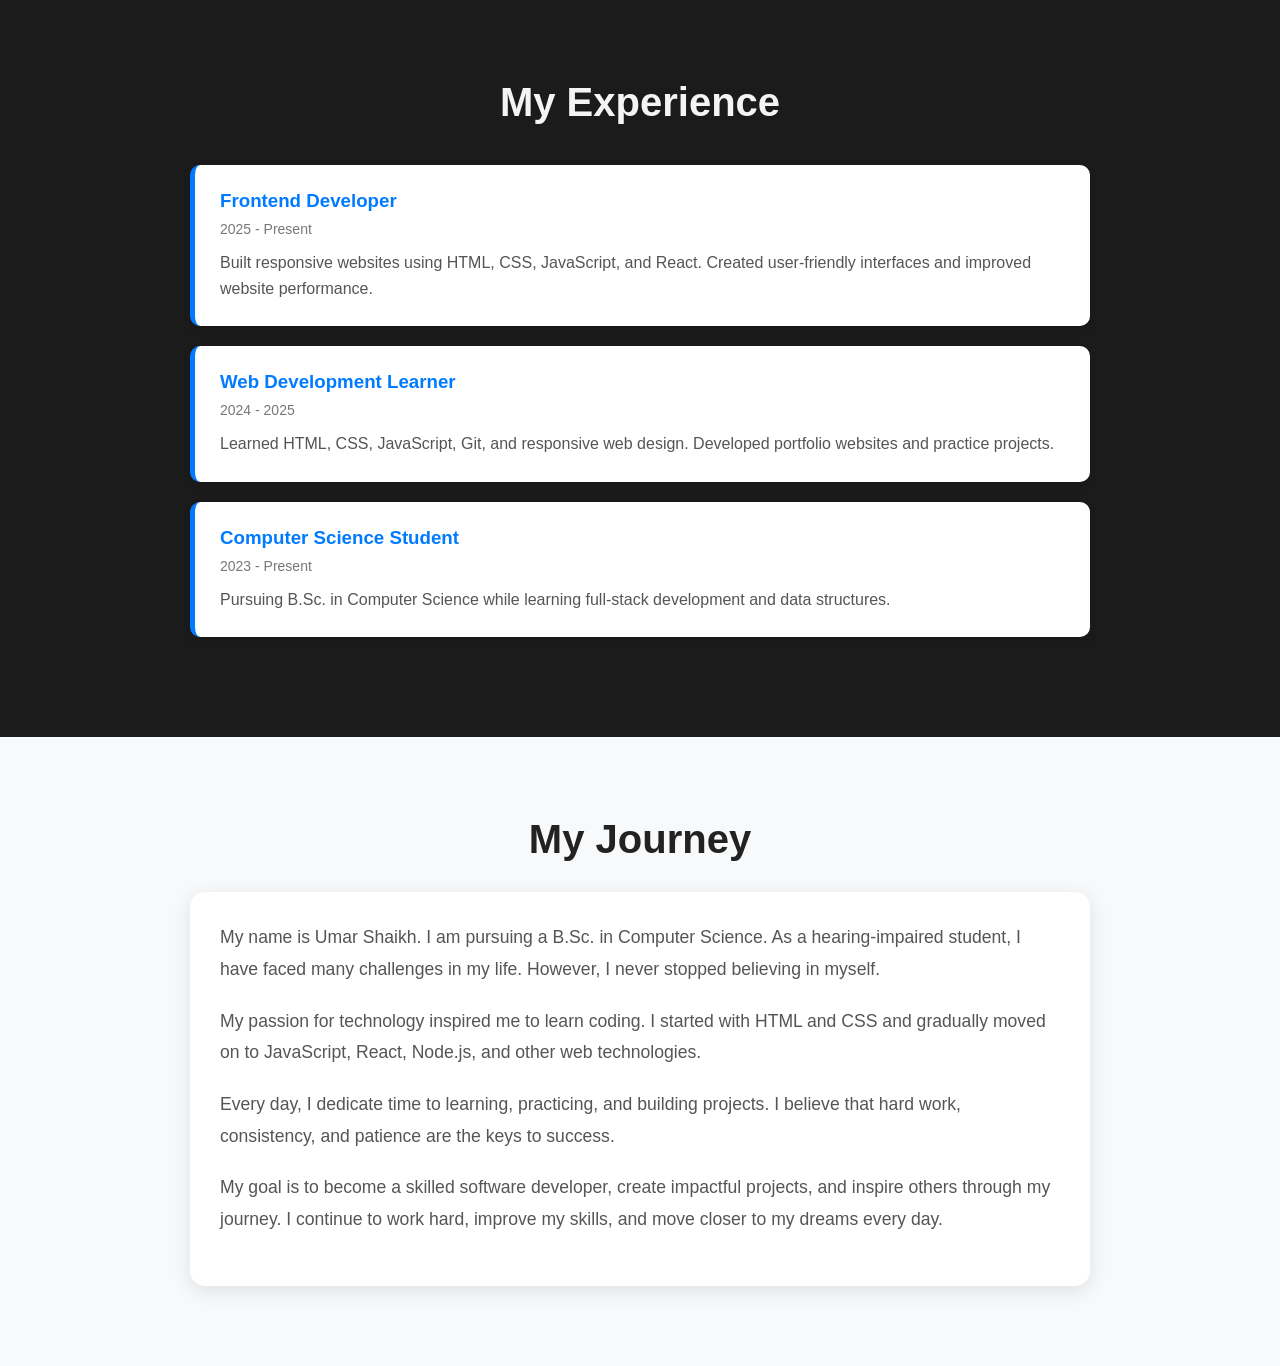
<file: practical day1/about.html>
<!DOCTYPE html>
<html lang="en">
<head>
    <meta charset="UTF-8">
    <meta name="viewport" content="width=device-width, initial-scale=1.0">
    <title>Document</title>
    <link rel="stylesheet" href="about.css">
</head>
<body>
    <section class="experience">
    <div class="container">
        <h2>My Experience</h2>

        <div class="experience-card">
            <h3>Frontend Developer</h3>
            <span>2025 - Present</span>
            <p>
                Built responsive websites using HTML, CSS, JavaScript, and React.
                Created user-friendly interfaces and improved website performance.
            </p>
        </div>

        <div class="experience-card">
            <h3>Web Development Learner</h3>
            <span>2024 - 2025</span>
            <p>
                Learned HTML, CSS, JavaScript, Git, and responsive web design.
                Developed portfolio websites and practice projects.
            </p>
        </div>

        <div class="experience-card">
            <h3>Computer Science Student</h3>
            <span>2023 - Present</span>
            <p>
                Pursuing B.Sc. in Computer Science while learning full-stack
                development and data structures.
            </p>
        </div>
    </div>
</section>

<section class="story">
    <div class="container-parent">
        <h2>My Journey</h2>

        <div class="story-content">
            <p>
                My name is Umar Shaikh. I am pursuing a B.Sc. in Computer Science.
                As a hearing-impaired student, I have faced many challenges in my
                life. However, I never stopped believing in myself.
            </p>

            <p>
                My passion for technology inspired me to learn coding. I started
                with HTML and CSS and gradually moved on to JavaScript, React,
                Node.js, and other web technologies.
            </p>

            <p>
                Every day, I dedicate time to learning, practicing, and building
                projects. I believe that hard work, consistency, and patience are
                the keys to success.
            </p>

            <p>
                My goal is to become a skilled software developer, create impactful
                projects, and inspire others through my journey. I continue to work
                hard, improve my skills, and move closer to my dreams every day.
            </p>
        </div>
    </div>
</section>
</body>
</html>
</file>
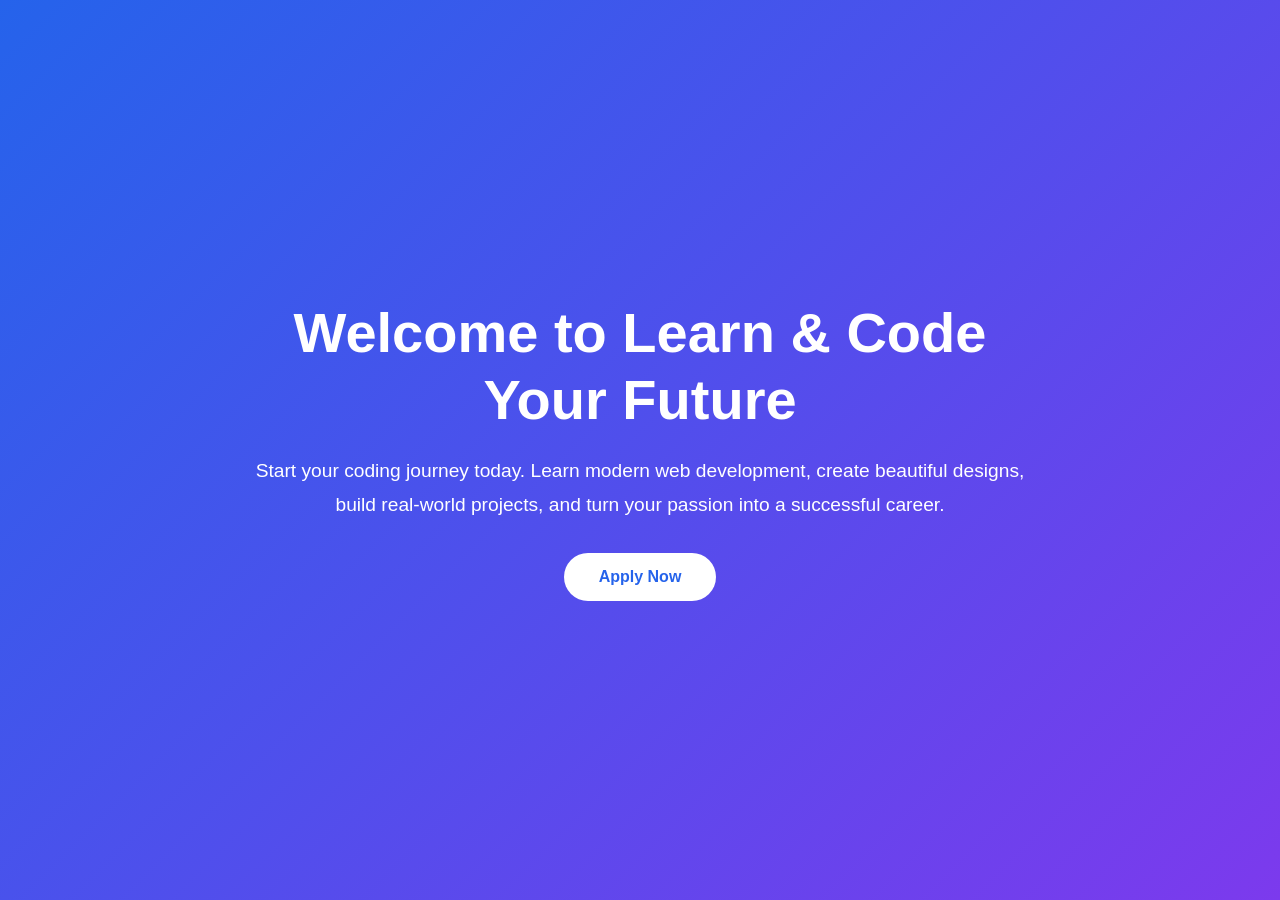
<file: practical day1/code.html>
<!DOCTYPE html>
<html lang="en">
<head>
    <meta charset="UTF-8">
    <meta name="viewport" content="width=device-width, initial-scale=1.0">
    <title>Document</title>
</head>
<style>
    *{
    margin:0;
    padding:0;
    box-sizing:border-box;
}

.hero{
    min-height:100vh;
    display:flex;
    justify-content:center;
    align-items:center;
    text-align:center;
    padding:20px;
    background:linear-gradient(135deg,#2563eb,#7c3aed);
    color:#fff;
    font-family: Arial, Helvetica, sans-serif;
}

.hero-content{
    max-width:800px;
}

.hero h1{
    font-size:3.5rem;
    margin-bottom:20px;
    line-height:1.2;
}

.hero p{
    font-size:1.2rem;
    line-height:1.8;
    margin-bottom:30px;
}

.btn{
    display:inline-block;
    padding:15px 35px;
    background:#fff;
    color:#2563eb;
    text-decoration:none;
    font-weight:bold;
    border-radius:50px;
    transition:0.3s;
}

.btn:hover{
    transform:translateY(-3px);
}

/* Tablet */
@media(max-width:768px){
    .hero h1{
        font-size:2.5rem;
    }

    .hero p{
        font-size:1rem;
    }
}

/* Mobile */
@media(max-width:480px){
    .hero h1{
        font-size:2rem;
    }

    .hero p{
        font-size:0.95rem;
    }

    .btn{
        padding:12px 25px;
    }
}
</style>
<body>
    <section class="hero">
    <div class="hero-content">
        <h1>Welcome to Learn & Code Your Future</h1>

        <p>
            Start your coding journey today. Learn modern web development,
            create beautiful designs, build real-world projects, and turn
            your passion into a successful career.
        </p>

        <div class="hero-buttons">
            <a href="#" class="btn">Apply Now</a>
        </div>
    </div>
</section>
</body>
</html>
</file>
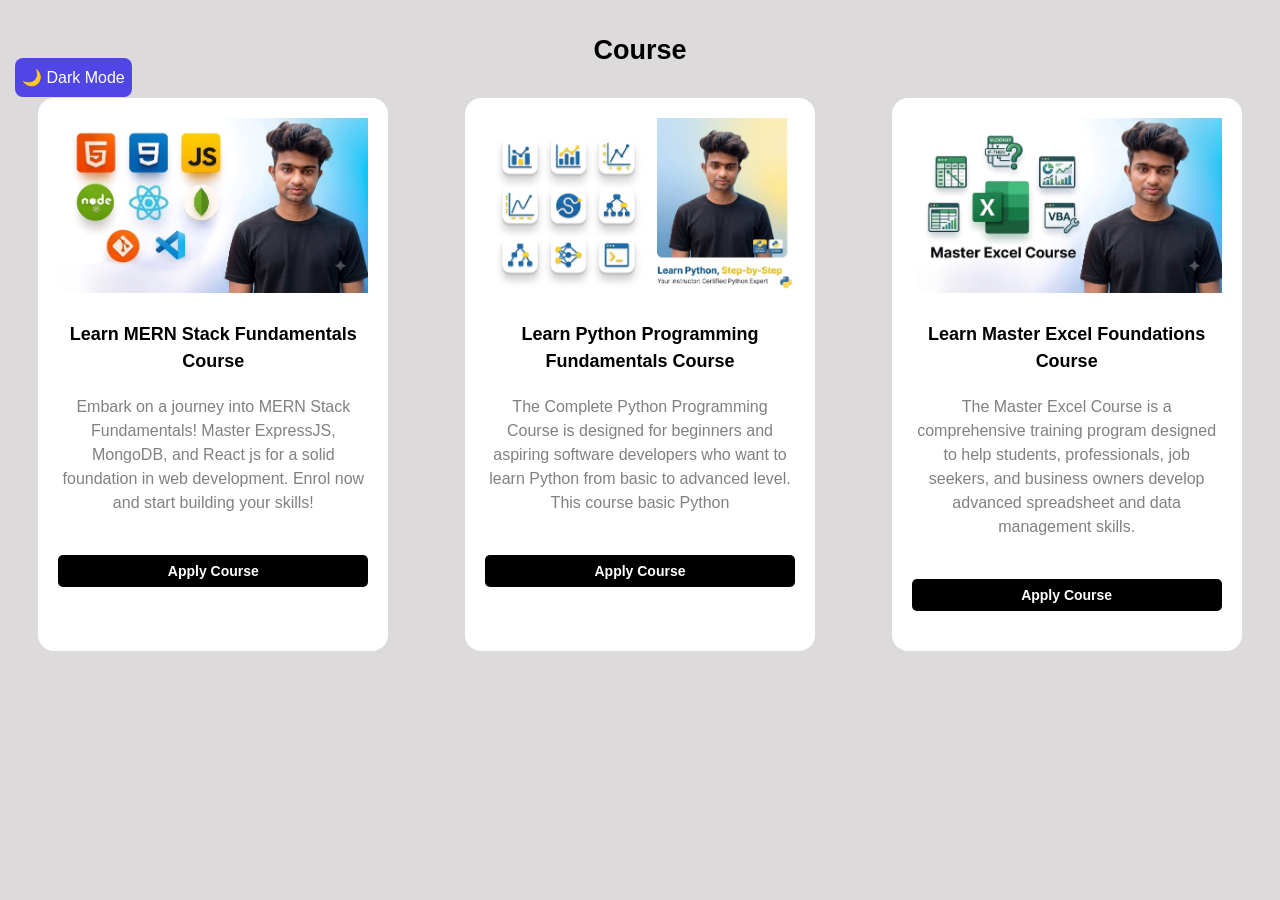
<file: practical day1/courspreemier.html>
<!DOCTYPE html>
<html lang="en">
<head>
    <meta charset="UTF-8">
    <meta name="viewport" content="width=device-width, initial-scale=1.0">
    <title>Document</title>
    <link rel="stylesheet" href="coursepaid.css">
</head>
<style>
  
    body{
        background-color: #dcdada;
    }
    .content{
        display: flex;
        justify-content: space-around;
        align-content: center;

    }
    .cards{
        background-color: #ffff;
        width: 350px;
        border-radius: 16px;
        padding: 20px;
        
    }
    .cards img{
        width: 100%;
        object-fit: contain;
    }
    .cards p{
        font-size: 16px;
        color: gray;
        margin: 20px 0px;
        text-align: center;
    }
    .cards h2{
        font-size: 18px;
        margin: 20px 0px;
        text-align: center;
    }
    .btn-course{
        color: white;
        font-size: 14px;
        font-weight: bold;
        text-decoration: none;
 
      
        
    }
    .hellobtn{
        background-color: black;
        margin: 20px 0px;
        padding: 8px 12px;
        width: 100%;
        border: none;
        border-radius: 5px;
    }
    @media (max-width:768px){
        section{
            text-align: center;

        }
        .content{
            flex-direction: column;
            align-items: center;
            gap: 20px;
        }
    }

    #toggle-btn,
.btn {
    padding: 10px 7px;
    border: none;
    border-radius: 8px;
    cursor: pointer;
    background: #4f46e5;
    color: #fff;
    font-size: 16px;
}

#toggle-btn {
    position: absolute;
    top: 58px;
    /* right: 20px; */
    left: 15px;
}


/* Dark Mode */
.dark-mode {
    background: #0f172a;
    color: #ffffff;
}
.dark-mode .cards{
    background-color: #0f172a;
    color: #ffff;
    border: 3px solid #ffff;
}
.dark-mode .hellobtn{
    background-color: #Ffff;
    color: #0f172a;
}
.dark-mode .hellobtn a{
    color: #0f172a;
}


.dark-mode .btn,
.dark-mode #toggle-btn {
    background: #22c55e;
}
.first-course{
    margin-top: 30px;
}
</style>
<body>

    <button id="toggle-btn">🌙 Dark Mode</button>
    <section>
        <div class="card">
            <h1 class="first-course">Course</h1><br>
            <div class="content">
                <div class="cards">
                    <img src="stack.jpeg">
                    <h2 class="fullstack-class">Learn MERN Stack Fundamentals Course</h2>
                    <p>Embark on a journey into MERN Stack Fundamentals! Master ExpressJS, MongoDB, and React js for a solid foundation in web development. Enrol now and start building your skills!</p>
                   <button class="hellobtn"> <a href="#" class="btn-course">Apply Course</a></button>
                </div>

                 <div class="cards">
                    <img src="python.jpeg">
                    <h2 class="fullstack-class">Learn Python Programming Fundamentals Course</h2>
                    <p>The Complete Python Programming Course is designed for beginners and aspiring software developers who want to learn Python from basic to advanced level. This course basic Python</p>
                   <button class="hellobtn"> <a href="#" class="btn-course">Apply Course</a></button>
                </div>


                 <div class="cards">
                    <img src="excel.jpeg">
                    <h2 class="fullstack-class">Learn Master Excel Foundations Course</h2>
                    <p>The Master Excel Course is a comprehensive training program designed to help students, professionals, job seekers, and business owners develop advanced spreadsheet and data management skills.</p>
                   <button class="hellobtn"> <a href="#" class="btn-course">Apply Course</a></button>
                </div>
            </div>
        </div>
    </section>
   <script>
      const toggleBtn = document.getElementById("toggle-btn");

toggleBtn.addEventListener("click", () => {
    document.body.classList.toggle("dark-mode");

    if(document.body.classList.contains("dark-mode")){
        toggleBtn.textContent = "☀️ Light Mode";
    } else {
        toggleBtn.textContent = "🌙 Dark Mode";
    }
});
   </script>
</body>
</html>
</file>
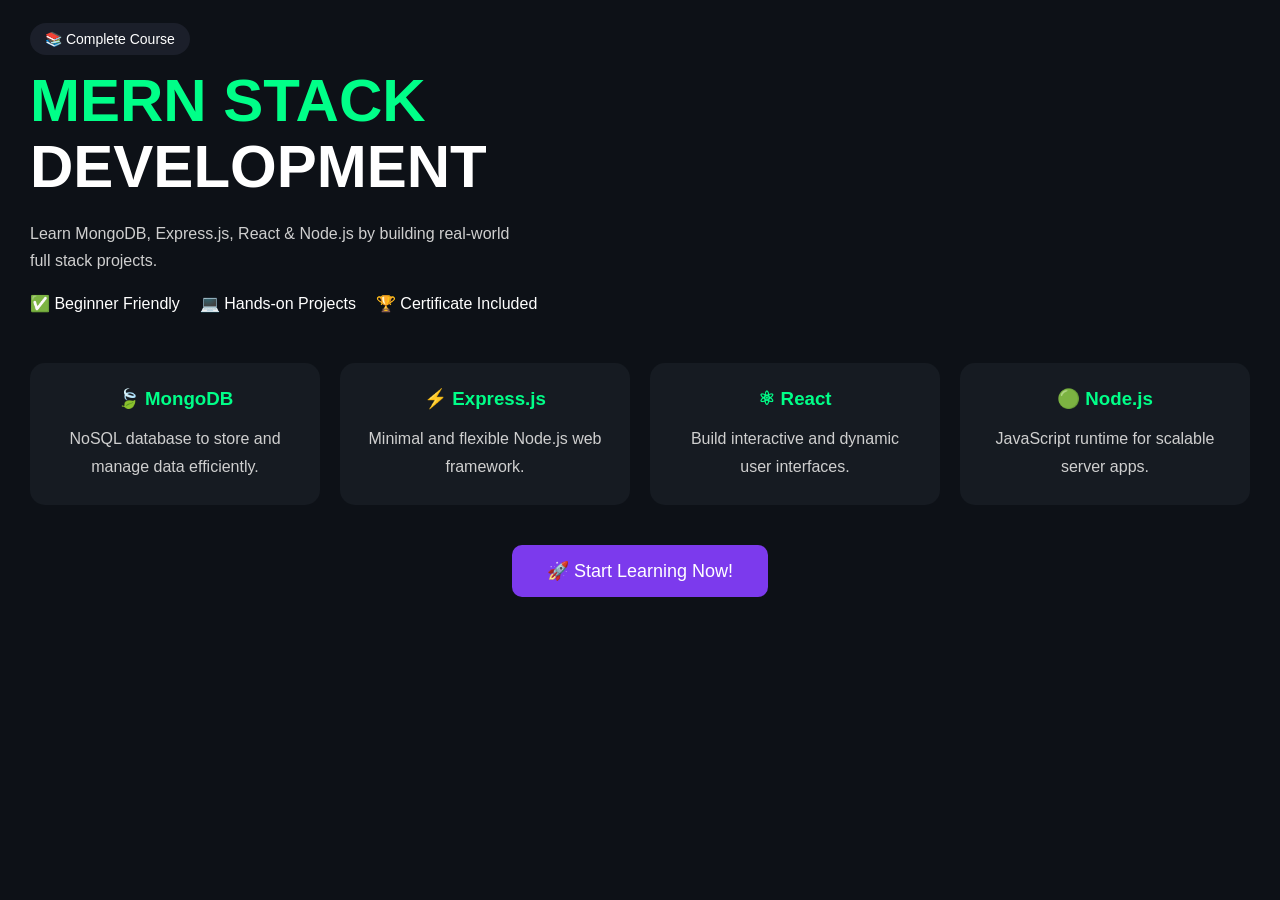
<file: practical day1/fullstack.html>
<!DOCTYPE html>
<html lang="en">

<head>
    <meta charset="UTF-8">
    <meta name="viewport" content="width=device-width, initial-scale=1.0">
    <title>MERN Stack Development</title>
    <link rel="stylesheet" href="coursestack.css">
</head>

<body>

    <section class="hero">
        <div class="content">
            <span class="badge">📚 Complete Course</span>

            <h1>
                <span class="green">MERN STACK</span><br>
                DEVELOPMENT
            </h1>

            <p>
                Learn MongoDB, Express.js, React & Node.js by building
                real-world full stack projects.
            </p>

            <div class="features">
                <span>✅ Beginner Friendly</span>
                <span>💻 Hands-on Projects</span>
                <span>🏆 Certificate Included</span>
            </div>
        </div>

       
    </section>

    <section class="cards">

        <div class="card">
            <h3>🍃 MongoDB</h3>
            <p>NoSQL database to store and manage data efficiently.</p>
        </div>

        <div class="card">
            <h3>⚡ Express.js</h3>
            <p>Minimal and flexible Node.js web framework.</p>
        </div>

        <div class="card">
            <h3>⚛ React</h3>
            <p>Build interactive and dynamic user interfaces.</p>
        </div>

        <div class="card">
            <h3>🟢 Node.js</h3>
            <p>JavaScript runtime for scalable server apps.</p>
        </div>

    </section>

    <div class="cta">
        <button>🚀 Start Learning Now!</button>
    </div>

</body>

</html>
</file>
<file: practical day1/about.css>
* {
    margin: 0;
    padding: 0;
    box-sizing: border-box;
}

body {
    font-family: Arial, sans-serif;
    background-color: #1B1B1B;
    
}

.experience {
    padding: 80px 20px;
    background: #1B1B1B;
}

.container {
    max-width: 900px;
    margin: auto;
    
}

.experience h2 {
    text-align: center;
    font-size: 2.5rem;
    margin-bottom: 40px;
    color: #f4f4f4;
}

.experience-card {
    background: #fff;
    padding: 25px;
    margin-bottom: 20px;
    border-left: 5px solid #007bff;
    border-radius: 10px;
    box-shadow: 0 4px 10px rgba(0,0,0,0.1);
    transition: 0.3s;
}

.experience-card:hover {
    transform: translateY(-5px);
}

.experience-card h3 {
    color: #007bff;
    margin-bottom: 8px;
}

.experience-card span {
    color: #777;
    font-size: 14px;
}

.experience-card p {
    margin-top: 12px;
    line-height: 1.6;
    color: #555;
}

@media (max-width:480px){
    .experience{
        padding:40px 15px;
    }

    .experience h2{
        font-size:1.8rem;
    }

    .experience-card{
        padding:15px;
    }

    .experience-card h3{
        font-size:1.1rem;
    }

    .experience-card p{
        font-size:14px;
    }
}


.story {
    padding: 80px 20px;
    background: #f8f9fa;
}

.container-parent {
    max-width: 900px;
    margin: auto;
}

.story h2 {
    text-align: center;
    font-size: 2.5rem;
    color: #222;
    margin-bottom: 30px;
}

.story-content {
    background: #fff;
    padding: 30px;
    border-radius: 15px;
    box-shadow: 0 5px 20px rgba(0,0,0,0.1);
}

.story-content p {
    font-size: 1.1rem;
    line-height: 1.8;
    color: #555;
    margin-bottom: 20px;
}

/* Tablet */
@media (max-width: 768px) {
    .story h2 {
        font-size: 2rem;
    }

    .story-content {
        padding: 25px;
    }
}

/* Mobile */
@media (max-width: 480px) {
    .story {
        padding: 50px 15px;
    }

    .story h2 {
        font-size: 1.8rem;
    }

    .story-content {
        padding: 20px;
    }

    .story-content p {
        font-size: 1rem;
    }
}
</file>
<file: practical day1/coursepaid.css>
*{
    padding: 0;
    margin: 0;
    box-sizing: border-box;
}
body{
    font-family: Arial, Helvetica, sans-serif;
    font-size: 18px;
    line-height: 1.5;
}
section h1{
    text-align: center;
    margin-top: 23px;
}
</file>
<file: practical day1/coursestack.css>
*{
    margin:0;
    padding:0;
    box-sizing:border-box;
    font-family:Arial, sans-serif;
}

body{
    background:#0d1117;
    color:white;
    padding:30px;
}

.hero{
    display:flex;
    justify-content:space-between;
    align-items:center;
    gap:40px;
    flex-wrap:wrap;
}

.content{
    flex:1;
}

.badge{
    background:#1b1f2a;
    padding:8px 15px;
    border-radius:20px;
    font-size:14px;
}

h1{
    font-size:60px;
    margin:20px 0;
    line-height:1.1;
}

.green{
    color:#00ff88;
}

p{
    color:#cfcfcf;
    max-width:500px;
    line-height:1.7;
}

.features{
    margin-top:20px;
    display:flex;
    gap:20px;
    flex-wrap:wrap;
}

.image-box img{
    width:350px;
    border-radius:15px;
    object-fit:cover;
}

.cards{
    display:grid;
    grid-template-columns:repeat(auto-fit,minmax(220px,1fr));
    gap:20px;
    margin-top:50px;
}

.card{
    background:#161b22;
    padding:25px;
    border-radius:15px;
    text-align:center;
    transition:0.3s;
}

.card:hover{
    transform:translateY(-8px);
    border:1px solid #00ff88;
}

.card h3{
    margin-bottom:15px;
    color:#00ff88;
}

.cta{
    text-align:center;
    margin-top:40px;
}

.cta button{
    padding:15px 35px;
    border:none;
    border-radius:10px;
    background:#7c3aed;
    color:white;
    font-size:18px;
    cursor:pointer;
}

.cta button:hover{
    opacity:0.9;
}

/* Responsive */
@media(max-width:768px){

    h1{
        font-size:40px;
    }

    .hero{
        text-align:center;
    }

    .image-box img{
        width:280px;
    }

    .features{
        justify-content:center;
    }
}
</file>
